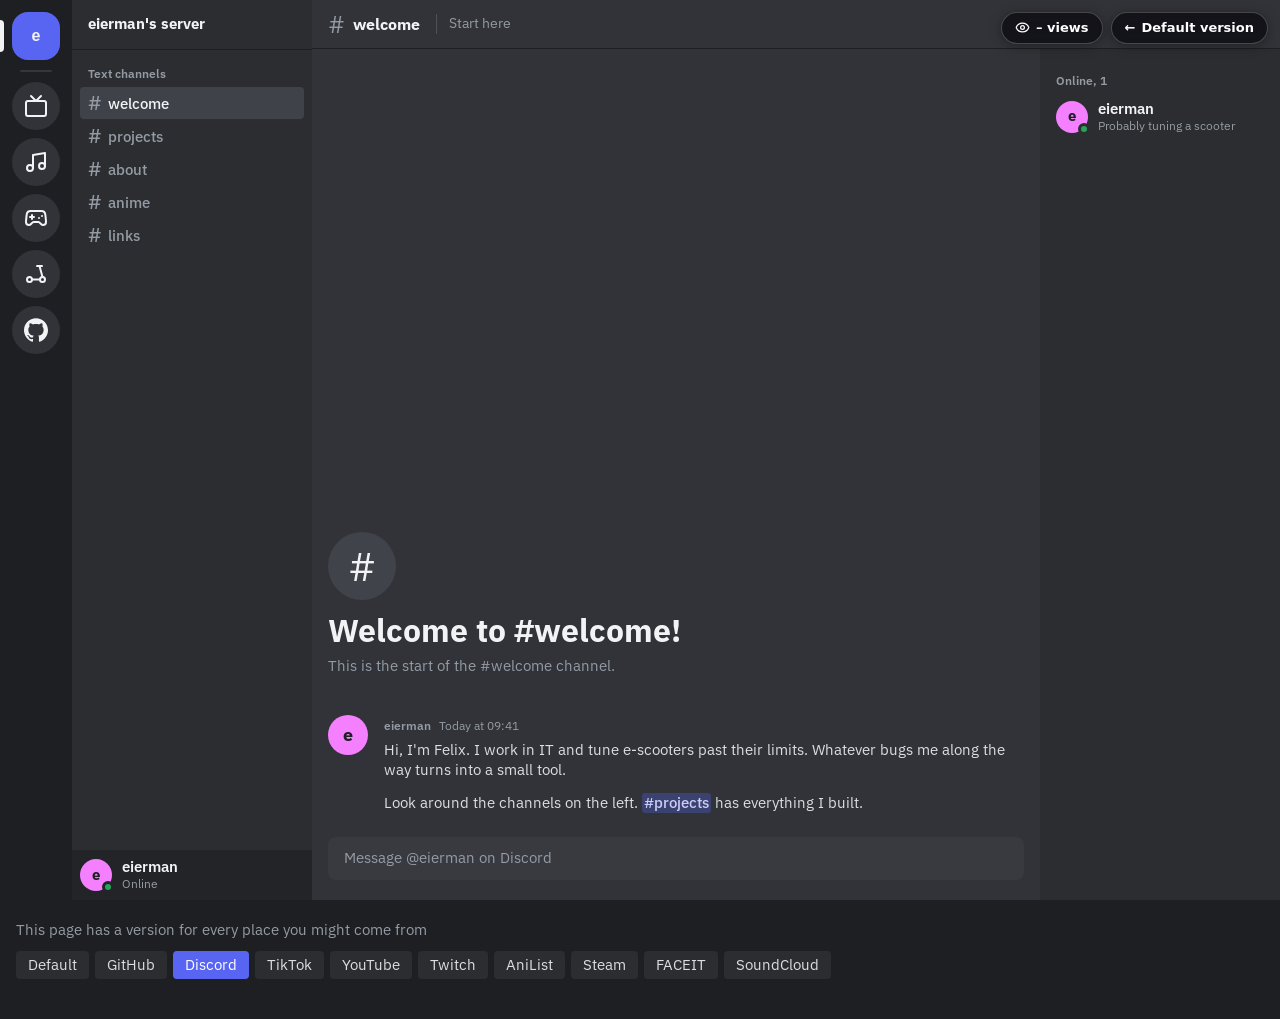
<file: discord/index.html>
<!doctype html>
<html lang="en">
<head>
  <meta charset="utf-8">
  <title>eierman</title>
  <meta name="robots" content="noindex">
  <!-- Short link: eierman.cc/discord opens the discord version at eierman.cc/#discord. -->
  <link rel="canonical" href="https://eierman.cc/#discord">
  <script>location.replace('/' + location.search + '#discord' + (location.hash ? location.hash.replace(/^#/, '/') : ''));</script>
  <meta http-equiv="refresh" content="0; url=/#discord">
</head>
<body><a href="/#discord">eierman.cc/#discord</a></body>
</html>
</file>
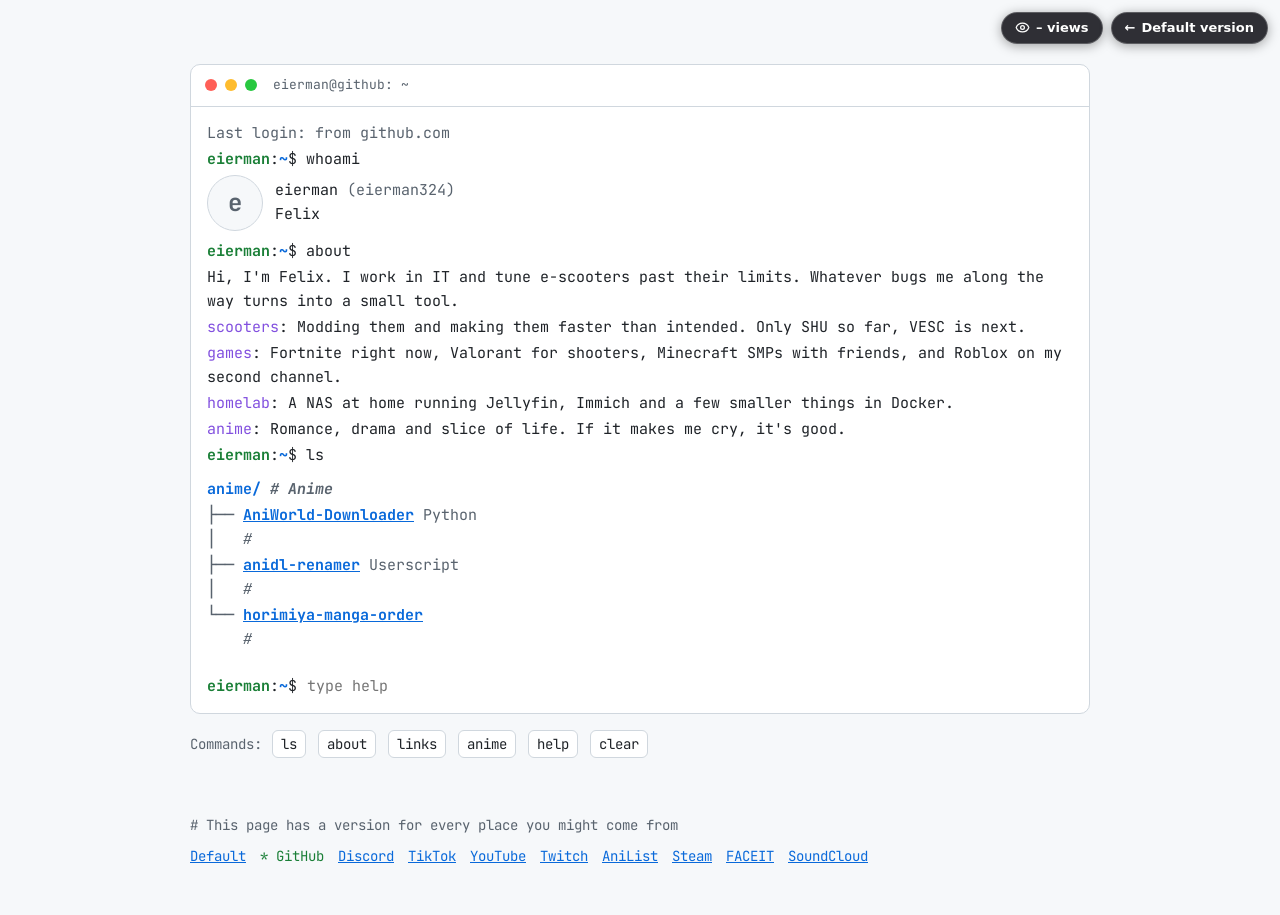
<file: github/index.html>
<!doctype html>
<html lang="en">
<head>
  <meta charset="utf-8">
  <title>eierman</title>
  <meta name="robots" content="noindex">
  <!-- Short link: eierman.cc/github opens the github version at eierman.cc/#github. -->
  <link rel="canonical" href="https://eierman.cc/#github">
  <script>location.replace('/' + location.search + '#github' + (location.hash ? location.hash.replace(/^#/, '/') : ''));</script>
  <meta http-equiv="refresh" content="0; url=/#github">
</head>
<body><a href="/#github">eierman.cc/#github</a></body>
</html>
</file>
